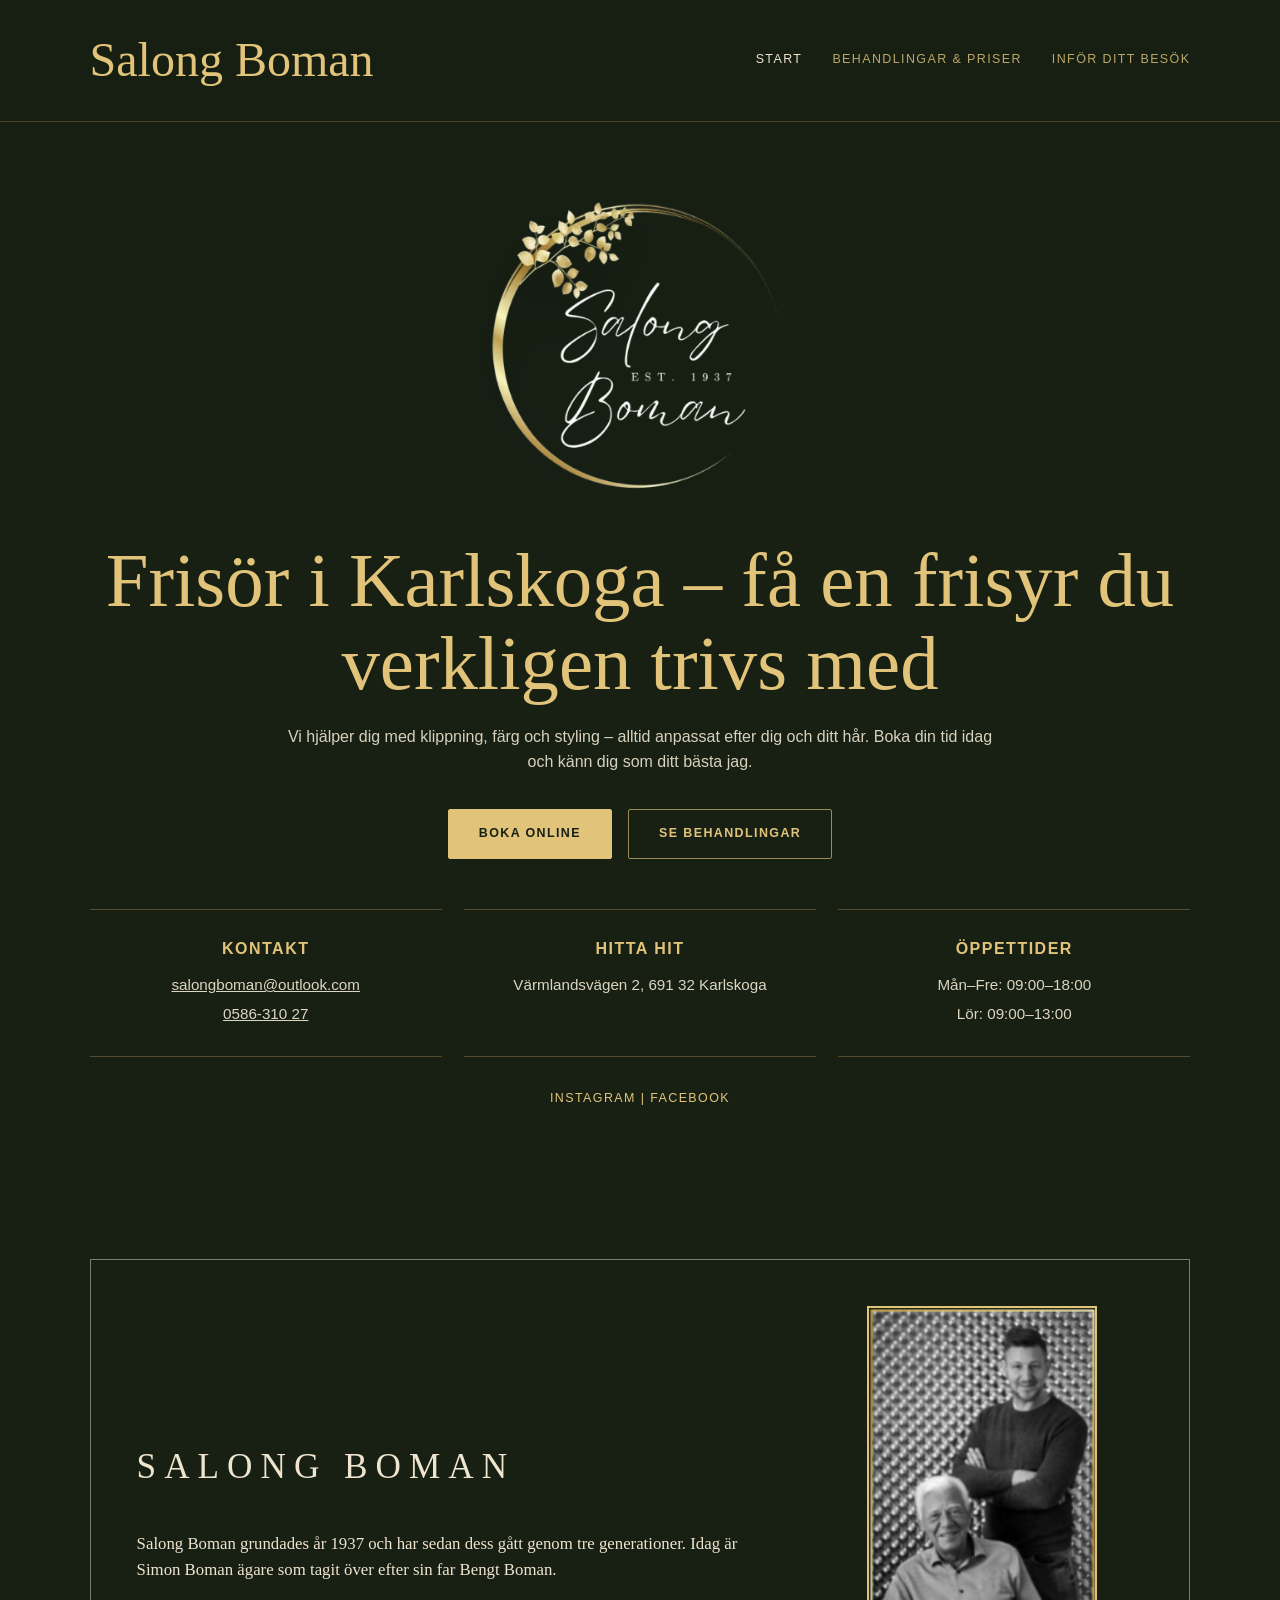
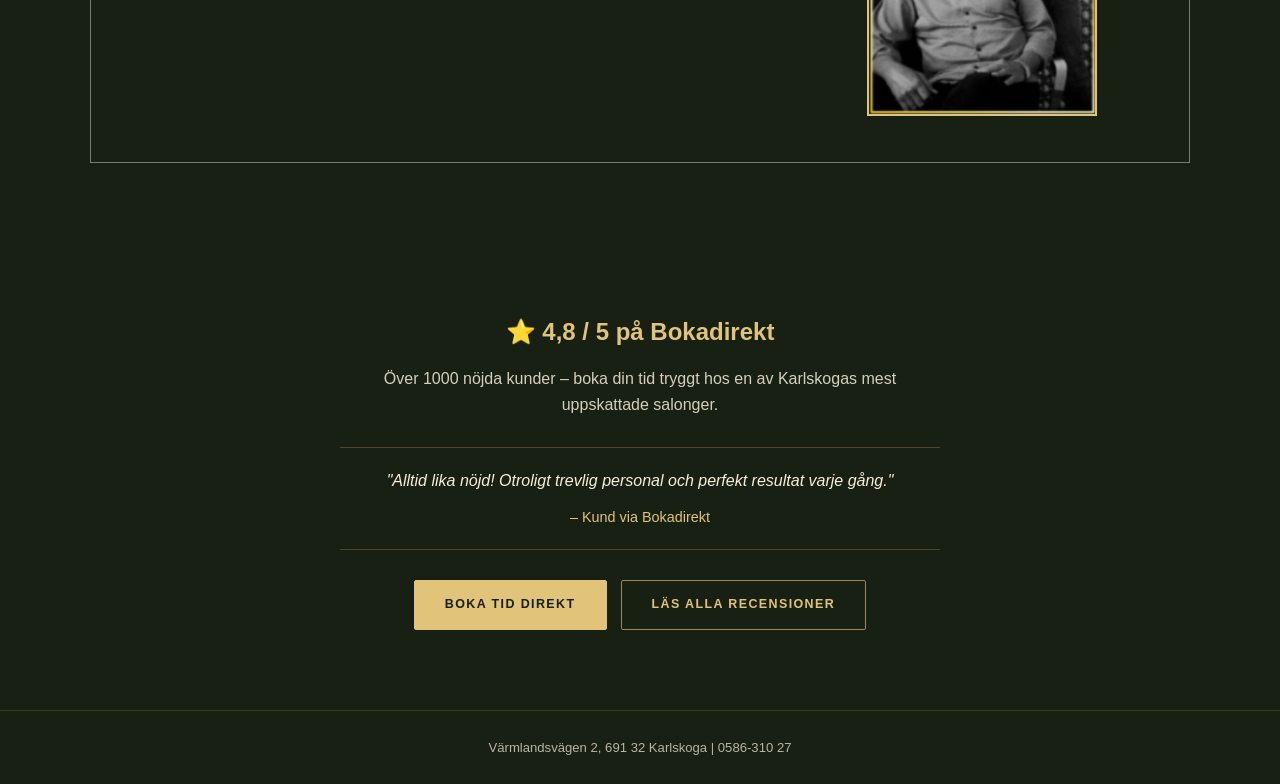
<file: index.html>
<!DOCTYPE html>
<html lang="sv">
<head>
  <meta charset="UTF-8" />
  <meta name="viewport" content="width=device-width, initial-scale=1.0" />
  <title>Salong Boman | Frisör i Karlskoga</title>
  <meta name="description" content="Salong Boman i Karlskoga. Boka klippning, färg, slingor och hårbehandlingar online." />
  <link rel="stylesheet" href="style.css" />
</head>
<body>

  <header class="site-header">
    <a href="index.html" class="logo">Salong Boman</a>

    <button class="menu-toggle" id="menuToggle" aria-label="Öppna meny" aria-expanded="false">
      ☰
    </button>

    <nav class="nav" id="nav">
      <a href="index.html" class="active">Start</a>
      <a href="behandlingar.html">Behandlingar & Priser</a>
      <a href="infor-ditt-besok.html">Inför ditt besök</a>
    </nav>
  </header>

  <main>
    <section class="hero">
      <div class="hero-inner">
        <img src="logo.png" alt="Salong Boman logotyp" class="hero-logo" />

        <h1 id="heroTitle">Frisör i Karlskoga – få en frisyr du verkligen trivs med</h1>

<p class="hero-text" id="heroText">
Vi hjälper dig med klippning, färg och styling – alltid anpassat efter dig och ditt hår.
Boka din tid idag och känn dig som ditt bästa jag.
</p>

        <div class="hero-actions">
          <a class="book-btn" href="https://www.bokadirekt.se/places/salong-boman-44894" target="_blank" rel="noopener">
            Boka online
          </a>
          <a class="secondary-btn" href="behandlingar.html">
            Se behandlingar
          </a>
        </div>

        <div class="info-grid">
          <div class="info-box">
            <h2>Kontakt</h2>
            <p><a id="siteEmail" href="mailto:salongboman@outlook.com">salongboman@outlook.com</a></p>
            <p><a id="sitePhone" href="tel:058631027">0586-310 27</a></p>
          </div>

          <div class="info-box">
            <h2>Hitta hit</h2>
            <p id="siteAddress">Värmlandsvägen 2, 691 32 Karlskoga</p>
          </div>

          <div class="info-box">
            <h2>Öppettider</h2>
            <p>Mån–Fre: 09:00–18:00</p>
            <p>Lör: 09:00–13:00</p>
          </div>
        </div>

        <div class="social-links">
          <a href="https://www.instagram.com" target="_blank" rel="noopener">Instagram</a>
          <span>|</span>
          <a href="https://www.facebook.com" target="_blank" rel="noopener">Facebook</a>
        </div>
      </div>
    </section>

    <section class="about-salon">
  <div class="about-box">
    <div class="about-text">
      <h2>Salong Boman</h2>
      <p>
        Salong Boman grundades år 1937 och har sedan dess gått genom tre generationer.
        Idag är Simon Boman ägare som tagit över efter sin far Bengt Boman.
      </p>
    </div>

    <div class="about-image">
      <img src="bomanoriginal.png" alt="Simon och Bengt Boman">
    </div>
  </div>
</section>

<section class="reviews">
  <div class="reviews-inner">

    <h2>⭐ 4,8 / 5 på Bokadirekt</h2>

    <p class="reviews-sub">
      Över 1000 nöjda kunder – boka din tid tryggt hos en av Karlskogas mest uppskattade salonger.
    </p>

    <div class="reviews-highlight">
      <p>"Alltid lika nöjd! Otroligt trevlig personal och perfekt resultat varje gång."</p>
      <span>– Kund via Bokadirekt</span>
    </div>

    <div class="reviews-actions">
  <a 
    href="https://www.bokadirekt.se/places/salong-boman-44894" 
    target="_blank" 
    class="book-btn"
  >
    Boka tid direkt
  </a>

  <a 
    href="https://www.bokadirekt.se/places/salong-boman-44894"
    target="_blank" 
    class="secondary-btn"
  >
    Läs alla recensioner
  </a>
</div>

  </div>
</section>
    
  </main>

  <a class="sticky-book" href="https://www.bokadirekt.se/places/salong-boman-44894">
    Boka tid
  </a>

  <footer>
    <p>Värmlandsvägen 2, Karlskoga | 0586-310 27</p>
  </footer>
<a href="#" class="scroll-top" aria-label="Till toppen">↑</a>
  <script src="script.js"></script>
</body>
</html>
</file>
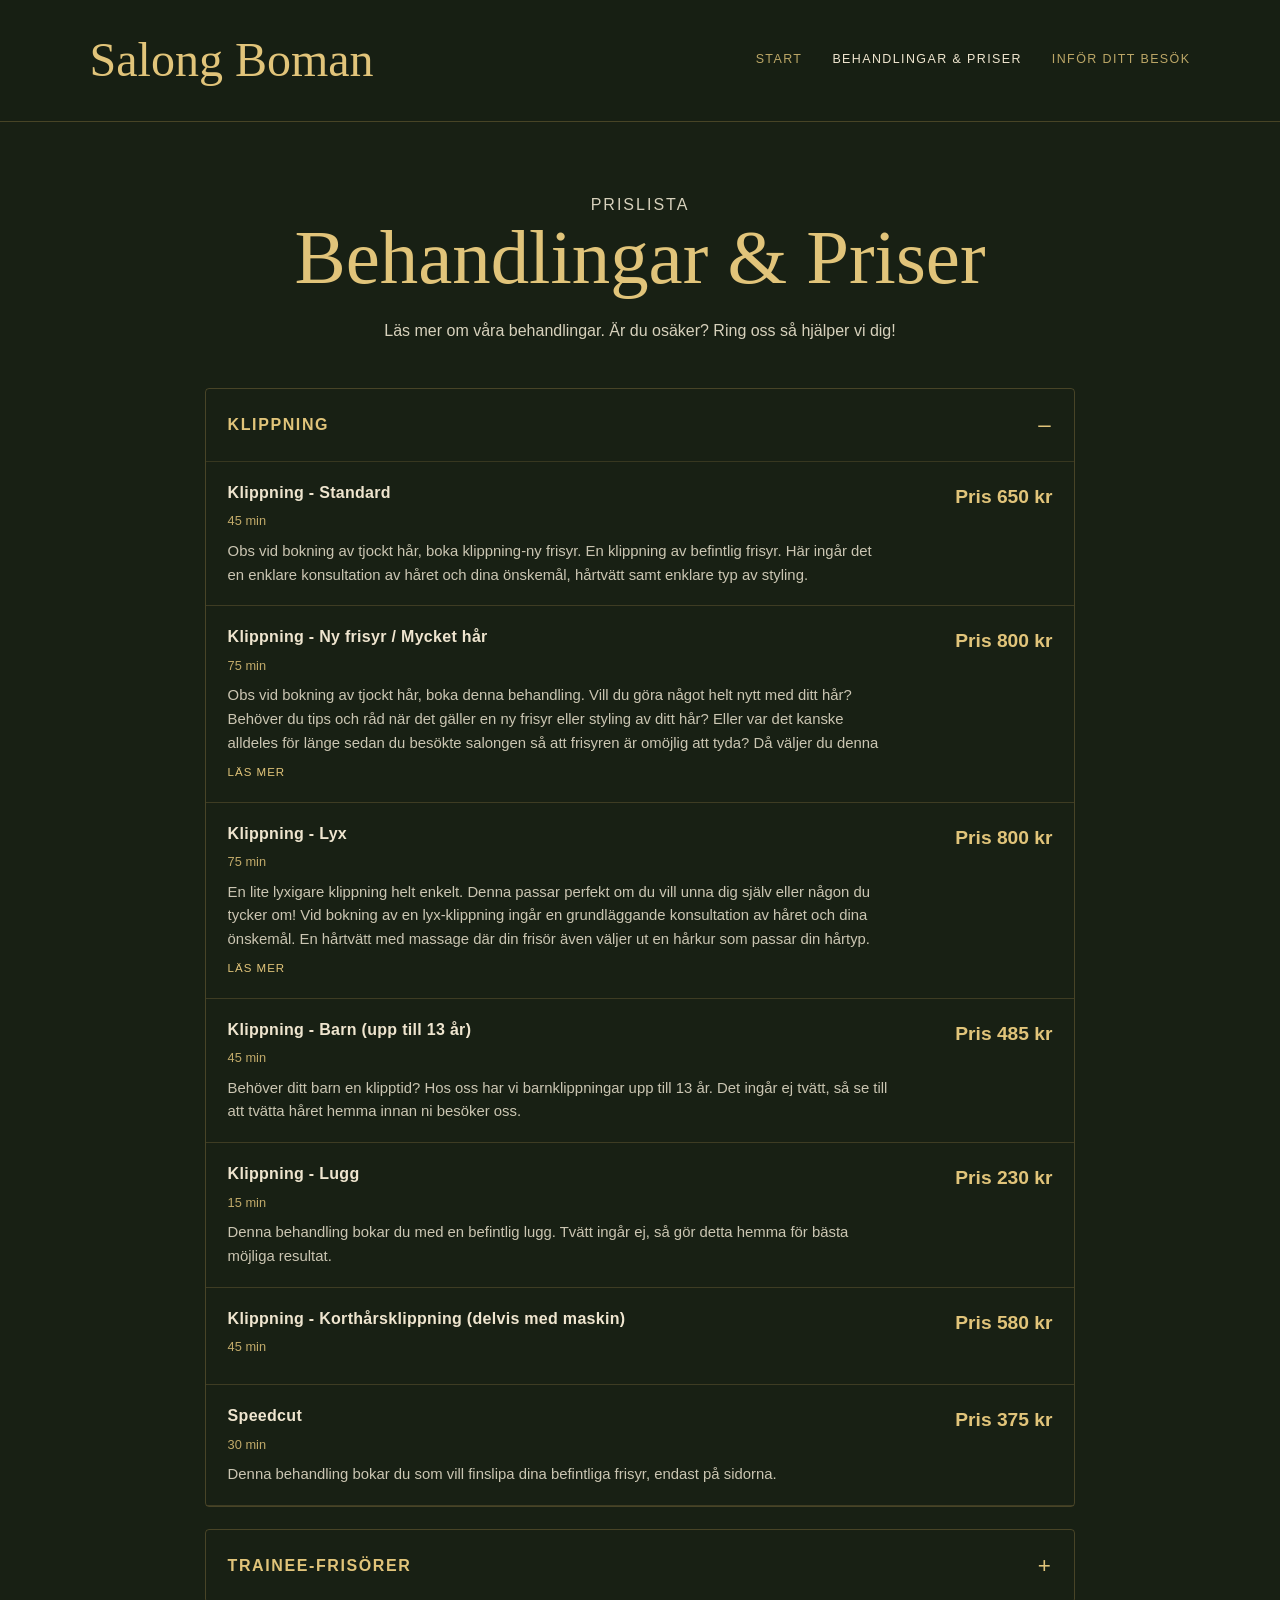
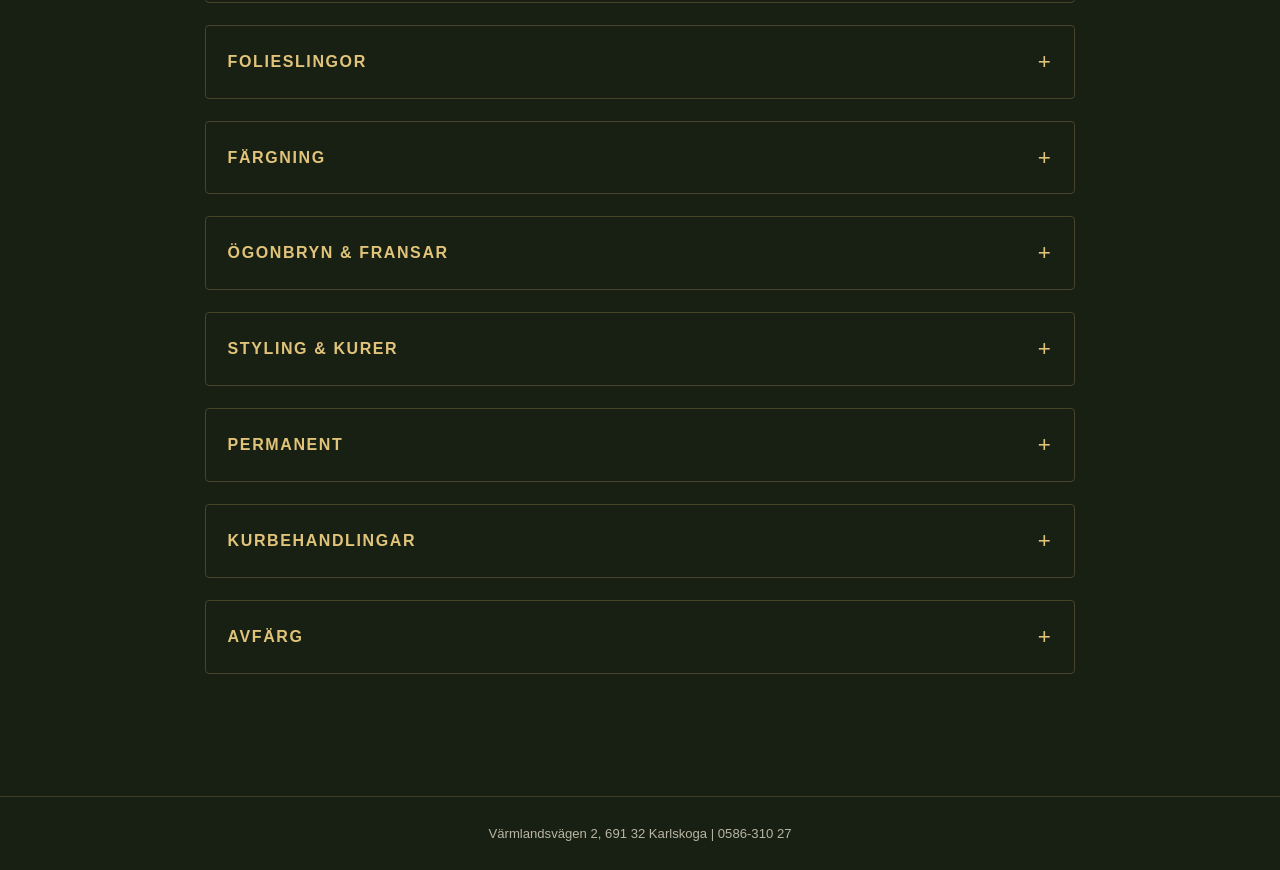
<file: behandlingar.html>
<!DOCTYPE html>
<html lang="sv">
<head>
  <meta charset="UTF-8" />
  <meta name="viewport" content="width=device-width, initial-scale=1.0" />
  <title>Behandlingar & Priser | Salong Boman</title>
  <meta name="description" content="Se behandlingar och priser hos Salong Boman i Karlskoga." />
  <link rel="stylesheet" href="style.css" />
</head>

<body>

<header class="site-header">
  <a href="index.html" class="logo">Salong Boman</a>

  <button class="menu-toggle" id="menuToggle" aria-label="Öppna meny" aria-expanded="false">
    ☰
  </button>

  <nav class="nav" id="nav">
    <a href="index.html">Start</a>
    <a href="behandlingar.html" class="active">Behandlingar & Priser</a>
    <a href="infor-ditt-besok.html">Inför ditt besök</a>
  </nav>
</header>

<main class="page treatments-page">

  <section class="page-intro">
    <p class="eyebrow">Prislista</p>
    <h1>Behandlingar & Priser</h1>
    <p>Läs mer om våra behandlingar. Är du osäker? Ring oss så hjälper vi dig!</p>
  </section>

  <div id="treatmentsContainer"></div>

</main>

<a class="sticky-book" href="https://www.bokadirekt.se/places/salong-boman-44894" target="_blank" rel="noopener">
  Boka tid
</a>

<footer>
  <p>Värmlandsvägen 2, Karlskoga | 0586-310 27</p>
</footer>

<a href="#" class="scroll-top" aria-label="Till toppen">↑</a>

<script src="script.js"></script>

</body>
</html>
</file>
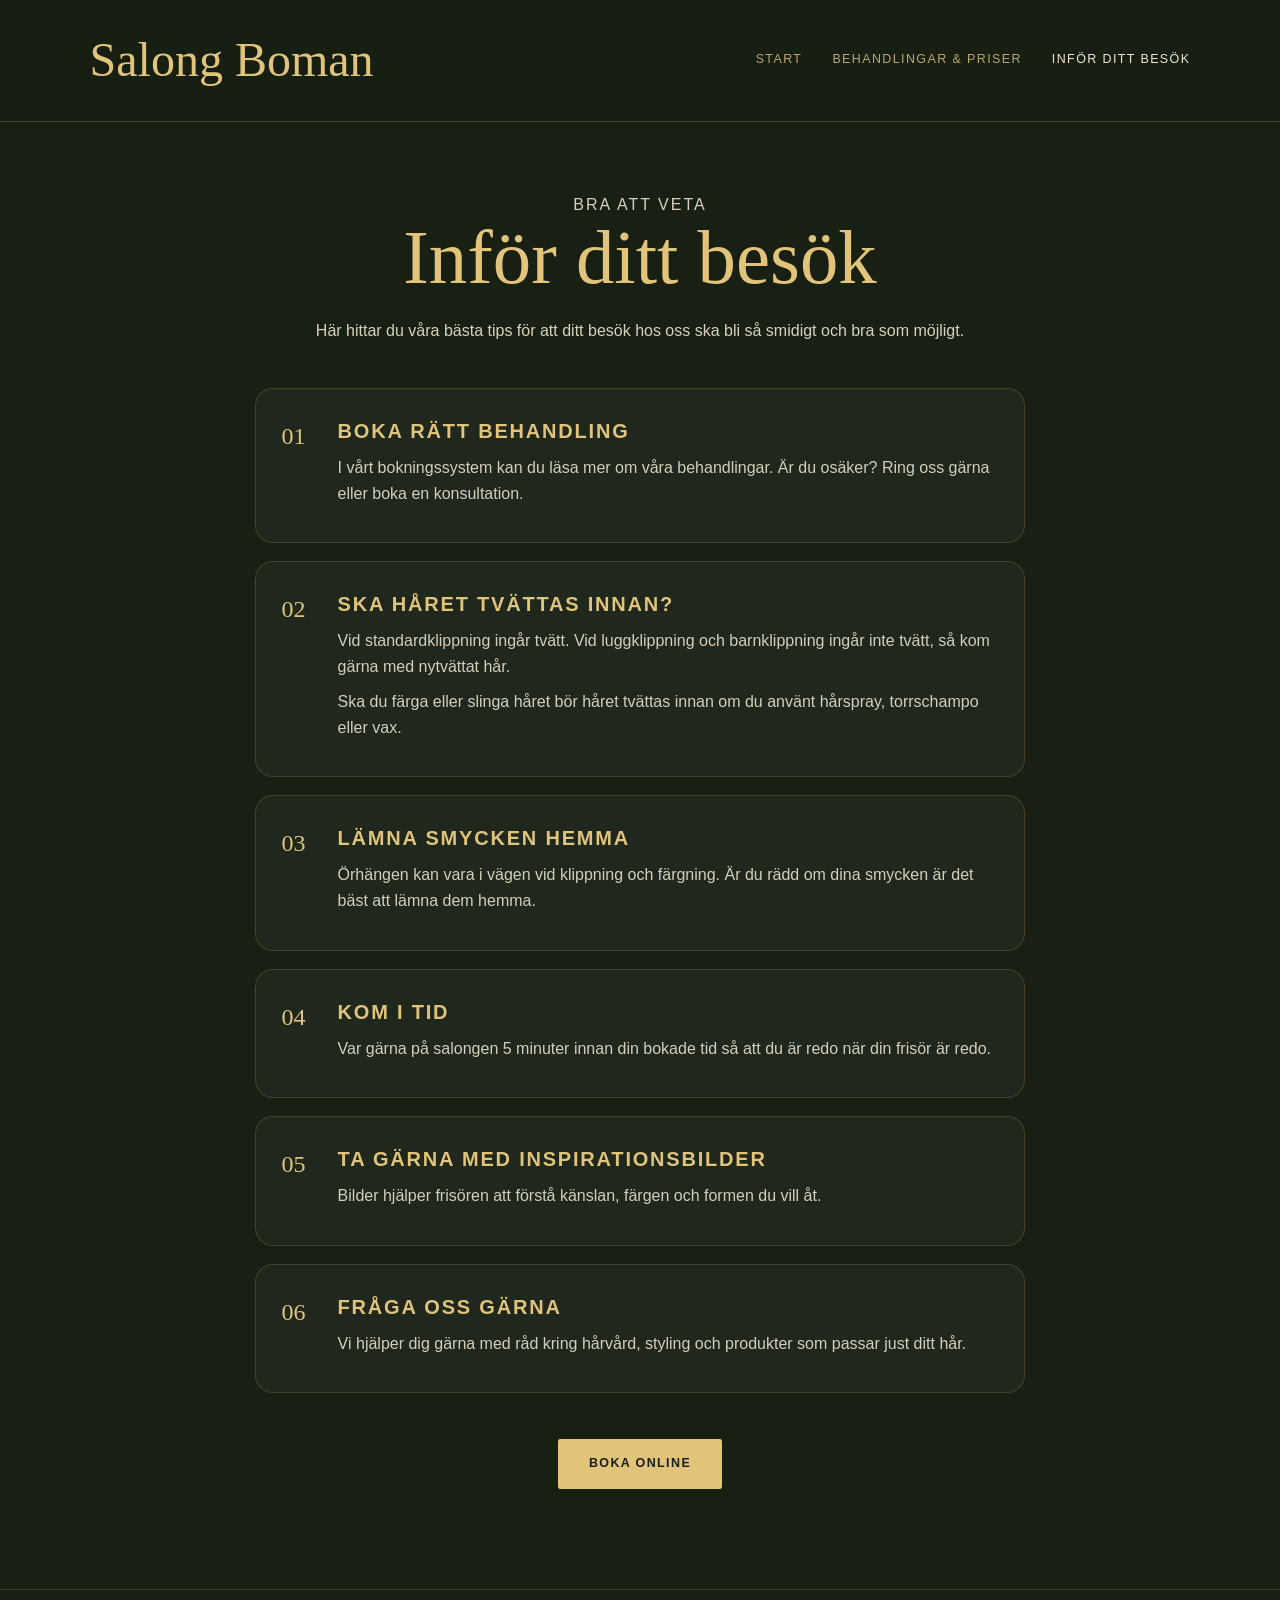
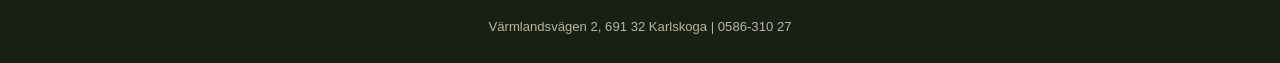
<file: infor-ditt-besok.html>
<!DOCTYPE html>
<html lang="sv">
<head>
  <meta charset="UTF-8" />
  <meta name="viewport" content="width=device-width, initial-scale=1.0" />
  <title>Inför ditt besök | Salong Boman</title>
  <meta name="description" content="Tips inför ditt besök hos Salong Boman i Karlskoga." />
  <link rel="stylesheet" href="style.css" />
</head>
<body>

  <header class="site-header">
    <a href="index.html" class="logo">Salong Boman</a>

    <button class="menu-toggle" id="menuToggle" aria-label="Öppna meny" aria-expanded="false">
      ☰
    </button>

    <nav class="nav" id="nav">
      <a href="index.html">Start</a>
      <a href="behandlingar.html">Behandlingar & Priser</a>
      <a href="infor-ditt-besok.html" class="active">Inför ditt besök</a>
    </nav>
  </header>

  <main class="page visit-page">
    <section class="page-intro">
      <p class="eyebrow">Bra att veta</p>
      <h1>Inför ditt besök</h1>
      <p>
        Här hittar du våra bästa tips för att ditt besök hos oss ska bli så smidigt
        och bra som möjligt.
      </p>
    </section>

    <div class="visit-list">
      <section class="visit-section">
        <span>01</span>
        <h2>Boka rätt behandling</h2>
        <p>
          I vårt bokningssystem kan du läsa mer om våra behandlingar. Är du osäker?
          Ring oss gärna eller boka en konsultation.
        </p>
      </section>

      <section class="visit-section">
        <span>02</span>
        <h2>Ska håret tvättas innan?</h2>
        <p>
          Vid standardklippning ingår tvätt. Vid luggklippning och barnklippning
          ingår inte tvätt, så kom gärna med nytvättat hår.
        </p>
        <p>
          Ska du färga eller slinga håret bör håret tvättas innan om du använt
          hårspray, torrschampo eller vax.
        </p>
      </section>

      <section class="visit-section">
        <span>03</span>
        <h2>Lämna smycken hemma</h2>
        <p>
          Örhängen kan vara i vägen vid klippning och färgning. Är du rädd om dina
          smycken är det bäst att lämna dem hemma.
        </p>
      </section>

      <section class="visit-section">
        <span>04</span>
        <h2>Kom i tid</h2>
        <p>
          Var gärna på salongen 5 minuter innan din bokade tid så att du är redo
          när din frisör är redo.
        </p>
      </section>

      <section class="visit-section">
        <span>05</span>
        <h2>Ta gärna med inspirationsbilder</h2>
        <p>
          Bilder hjälper frisören att förstå känslan, färgen och formen du vill åt.
        </p>
      </section>

      <section class="visit-section">
        <span>06</span>
        <h2>Fråga oss gärna</h2>
        <p>
          Vi hjälper dig gärna med råd kring hårvård, styling och produkter som
          passar just ditt hår.
        </p>
      </section>
    </div>

    <a class="book-btn bottom-btn" href="https://www.bokadirekt.se" target="_blank" rel="noopener">
      Boka online
    </a>
  </main>

  <a class="sticky-book" href="https://www.bokadirekt.se" target="_blank" rel="noopener">
    Boka tid
  </a>

  <footer>
    <p>Värmlandsvägen 2, Karlskoga | 0586-310 27</p>
  </footer>
<a href="#" class="scroll-top" aria-label="Till toppen">↑</a>
  <script src="script.js"></script>
</body>
</html>
</file>
<file: style.css>
:root {
  --green-dark: #182014;
  --green: #252d20;
  --green-light: #3d4934;
  --gold: #c6a15b;
  --gold-light: #e1c47a;
  --cream: #efe5cf;
  --text-light: #f7efd9;
  --white-soft: #fffaf0;

  --radius: 18px;
  --shadow: 0 18px 45px rgba(0, 0, 0, 0.28);
}

/* ===== RESET ===== */

* {
  margin: 0;
  padding: 0;
  box-sizing: border-box;
}

html {
  scroll-behavior: smooth;
}

body {
  min-height: 100vh;
  background: var(--green-dark);
  color: var(--text-light);
  font-family: Arial, Helvetica, sans-serif;
  line-height: 1.6;
}

a {
  color: inherit;
}

/* ===== HEADER ===== */

.site-header {
  position: sticky;
  top: 0;
  z-index: 20;

  width: 100%;
  padding: 22px 7%;

  display: flex;
  align-items: center;
  justify-content: space-between;
  gap: 28px;

  background: rgba(24, 32, 20, 0.95);
  backdrop-filter: blur(12px);
  border-bottom: 1px solid rgba(198, 161, 91, 0.28);
}

.logo {
  color: var(--gold-light);
  font-family: Georgia, "Times New Roman", serif;
  font-size: clamp(1.8rem, 4vw, 3rem);
  text-decoration: none;
  white-space: nowrap;
}

.nav {
  display: flex;
  align-items: center;
  gap: 30px;

  text-transform: uppercase;
  font-size: 0.78rem;
  letter-spacing: 1.4px;
}

.nav a {
  color: rgba(225, 196, 122, 0.82);
  text-decoration: none;
  transition: color 0.2s ease;
}

.nav a:hover,
.nav a.active {
  color: var(--cream);
}

.menu-toggle {
  display: none;
  padding: 7px 12px;

  background: transparent;
  color: var(--gold-light);
  border: 1px solid rgba(198, 161, 91, 0.55);
  border-radius: 10px;

  font-size: 1.3rem;
  cursor: pointer;
}

/* ===== HERO ===== */

.hero {
  min-height: calc(100vh - 88px);
  padding: 80px 7%;

  display: flex;
  align-items: center;
  justify-content: center;
}

.hero-inner {
  width: min(1120px, 100%);
  text-align: center;
}

.hero-logo {
  width: min(360px, 82%);
  margin-bottom: 36px;
  filter: drop-shadow(0 20px 30px rgba(0, 0, 0, 0.35));
}

.hero h1,
.page h1 {
  margin-bottom: 18px;

  color: var(--gold-light);
  font-family: Georgia, "Times New Roman", serif;
  font-size: clamp(2.3rem, 6vw, 5rem);
  font-weight: 400;
  line-height: 1.08;
}

.hero-text,
.page-intro p {
  max-width: 720px;
  margin: 0 auto;

  color: rgba(247, 239, 217, 0.86);
  font-size: 1rem;
}

.hero-actions {
  margin: 34px 0 50px;

  display: flex;
  justify-content: center;
  gap: 16px;
  flex-wrap: wrap;
}

/* ===== BUTTONS ===== */

.book-btn,
.secondary-btn,
.filter-btn,
.sticky-book {
  display: inline-flex;
  align-items: center;
  justify-content: center;

  position: relative;
  z-index: 1;
  overflow: hidden;

  border-radius: 2px;
  text-decoration: none;
  text-transform: uppercase;
  letter-spacing: 1.4px;
  font-size: 0.78rem;
  font-weight: 700;

  transition: background 0.2s ease, color 0.2s ease, border-color 0.2s ease;
}

.book-btn,
.secondary-btn {
  min-height: 48px;
  padding: 14px 30px;
}

.book-btn {
  background: var(--gold-light);
  color: var(--green-dark);
  border: 1px solid var(--gold-light);
}

.secondary-btn {
  color: var(--gold-light);
  border: 1px solid rgba(225, 196, 122, 0.65);
}

.secondary-btn:hover {
  background: rgba(225, 196, 122, 0.12);
}

/* ===== INFO GRID ===== */

.info-grid {
  display: grid;
  grid-template-columns: repeat(3, 1fr);
  gap: 22px;
  margin-top: 20px;
}

.info-box {
  padding: 26px 18px;

  background: transparent;
  border-top: 1px solid rgba(198, 161, 91, 0.35);
  border-bottom: 1px solid rgba(198, 161, 91, 0.35);
}

.info-box h2 {
  margin-bottom: 12px;

  color: var(--gold-light);
  text-transform: uppercase;
  font-size: 1rem;
  letter-spacing: 1.5px;
}

.info-box p {
  margin-bottom: 4px;
  color: rgba(247, 239, 217, 0.88);
  font-size: 0.95rem;
}

/* ===== SOCIAL ===== */

.social-links {
  margin-top: 32px;

  color: var(--gold-light);
  text-transform: uppercase;
  font-size: 0.78rem;
  letter-spacing: 1.4px;
}

.social-links a {
  text-decoration: none;
}

.social-links a:hover {
  color: var(--cream);
}

/* ===== PAGES ===== */

.page {
  width: min(1050px, 100%);
  margin: 0 auto;
  padding: 70px 7% 100px;
}

.page-intro {
  text-align: center;
  margin-bottom: 44px;
}

.eyebrow {
  margin-bottom: 10px;

  color: var(--gold-light);
  text-transform: uppercase;
  letter-spacing: 2px;
  font-size: 0.76rem;
}

/* ===== FILTERS ===== */

.filter-buttons {
  display: none !important;
}

.filter-btn {
  padding: 10px 18px;

  background: rgba(255, 255, 255, 0.035);
  color: var(--gold-light);
  border: 1px solid rgba(198, 161, 91, 0.35);

  cursor: pointer;
  white-space: nowrap;
  letter-spacing: 1px;
  font-size: 0.74rem;
}

.filter-btn:hover,
.filter-btn.active {
  background: var(--gold-light);
  color: var(--green-dark);
}

/* ===== CATEGORY ACCORDION ===== */

.category {
  margin-bottom: 22px;

  background: transparent;
  border: 1px solid rgba(198, 161, 91, 0.28);
  border-radius: 4px;
  overflow: hidden;

  animation: fadeUp 0.35s ease both;
  transition: background 0.2s ease, border-color 0.2s ease;
}

.category:hover {
  border-color: rgba(225, 196, 122, 0.5);
  background: rgba(255, 255, 255, 0.015);
}

.category h2 {
  margin: 0;
  padding: 18px 22px;

  display: flex;
  justify-content: space-between;
  align-items: center;

  color: var(--gold-light);
  border-bottom: 1px solid rgba(198, 161, 91, 0.18);

  cursor: pointer;
  text-transform: uppercase;
  letter-spacing: 1.6px;
  font-size: 1rem;
}

.category h2::after {
  content: "+";
  color: var(--gold-light);
  font-size: 1.4rem;
  font-weight: 300;
}

.category.open h2::after {
  content: "–";
}

.category.collapsed h2 {
  border-bottom: none;
}

.category.collapsed .treatment {
  display: none;
}

.category-count {
  display: none;
}

.category-note,
.category > p {
  margin-bottom: 20px;
  color: rgba(247, 239, 217, 0.82);
}

/* ===== TREATMENTS ===== */

.treatment {
  display: flex;
  justify-content: space-between;
  gap: 24px;

  padding: 18px 22px;

  background: transparent;
  border-bottom: 1px solid rgba(198, 161, 91, 0.22);

  transition: background 0.2s ease, border-color 0.2s ease;
}

.treatment:hover {
  background: rgba(255, 255, 255, 0.018);
  border-color: rgba(225, 196, 122, 0.35);
}

.treatment > div {
  flex: 1;
}

.treatment h3 {
  margin-bottom: 6px;

  color: var(--cream);
  font-size: 1rem;
  letter-spacing: 0.3px;
}

.treatment p {
  max-width: 660px;
  color: rgba(247, 239, 217, 0.8);
  font-size: 0.93rem;
}

.treatment strong {
  min-width: 130px;
  padding-top: 2px;

  color: var(--gold-light);
  font-size: 1.2rem;
  white-space: nowrap;
  text-align: right;
}

.treatment-meta {
  display: block;
  margin-bottom: 8px;

  color: var(--gold-light);
  font-size: 0.8rem;
  opacity: 0.85;
}

.treatment-description.collapsed {
  max-height: 4.8em;
  overflow: hidden;
}

.treatment-price {
  min-width: 130px;
  text-align: right;
}

/* ===== READ MORE ===== */

.read-more-btn {
  display: inline-block;
  margin-top: 10px;
  padding: 0;

  background: transparent;
  color: var(--gold-light);
  border: none;

  cursor: pointer;
  text-transform: uppercase;
  letter-spacing: 1px;
  font-size: 0.72rem;
}

.read-more-btn:hover {
  color: var(--cream);
}

/* ===== BADGE ===== */

.badge {
  display: inline-block;
  margin-bottom: 8px;
  padding: 4px 9px;

  background: rgba(225, 196, 122, 0.15);
  color: var(--gold-light);
  border-radius: 999px;

  text-transform: uppercase;
  letter-spacing: 1px;
  font-size: 0.68rem;
}

/* ===== CONTACT ===== */

.contact-card {
  padding: 30px;

  background: rgba(255, 255, 255, 0.035);
  border: 1px solid rgba(198, 161, 91, 0.22);
  border-radius: var(--radius);

  text-align: center;
}

.bottom-btn {
  display: table;
  margin: 46px auto 0;
}

/* ===== VISIT PAGE ===== */

.visit-page {
  max-width: 950px;
}

.visit-list {
  display: grid;
  gap: 18px;
}

.visit-section {
  position: relative;
  padding: 26px 26px 26px 82px;

  background: rgba(255, 255, 255, 0.035);
  border: 1px solid rgba(198, 161, 91, 0.22);
  border-radius: var(--radius);

  animation: fadeUp 0.6s ease both;
}

.visit-section:hover {
  transform: translateY(-4px);
  border-color: rgba(225, 196, 122, 0.45);
  transition: transform 0.25s ease, border-color 0.25s ease;
}

.visit-section span {
  position: absolute;
  left: 26px;
  top: 28px;

  color: var(--gold-light);
  font-family: Georgia, "Times New Roman", serif;
  font-size: 1.5rem;
}

.visit-section h2 {
  margin-bottom: 8px;

  color: var(--gold-light);
  text-align: left;
  text-transform: uppercase;
  letter-spacing: 1.8px;
  font-size: 1.25rem;
}

.visit-section p {
  margin-bottom: 10px;
  color: rgba(247, 239, 217, 0.84);
}

/* ===== REVIEWS ===== */

.reviews {
  padding: 80px 7%;
  text-align: center;
}

.reviews h2 {
  margin-bottom: 15px;
  color: var(--gold-light);
}

.reviews-sub {
  max-width: 600px;
  margin: 0 auto 30px;
  color: rgba(247, 239, 217, 0.85);
}

.reviews-highlight {
  max-width: 600px;
  margin: 30px auto;
  padding: 20px;

  border-top: 1px solid rgba(198, 161, 91, 0.3);
  border-bottom: 1px solid rgba(198, 161, 91, 0.3);
}

.reviews-highlight p {
  margin-bottom: 10px;
  font-style: italic;
}

.reviews-highlight span {
  color: var(--gold-light);
  font-size: 0.9rem;
}

.reviews-actions {
  display: flex;
  justify-content: center;
  gap: 14px;
  flex-wrap: wrap;
  margin-top: 24px;
}

.reviews .book-btn {
  margin-top: 20px;
}

.reviews .secondary-btn {
  display: inline-block;
  margin-top: 10px;
}

/* ===== ABOUT ===== */

.about-salon {
  padding: 70px 7%;
}

.about-box {
  max-width: 1120px;
  margin: 0 auto;
  padding: 46px;

  display: grid;
  grid-template-columns: 1.6fr 0.8fr;
  gap: 40px;
  align-items: center;

  border: 1px solid rgba(247, 239, 217, 0.45);
  animation: fadeUp 0.6s ease both;
}

.about-box:hover {
  transform: translateY(-4px);
  border-color: rgba(225, 196, 122, 0.45);
  transition: transform 0.25s ease, border-color 0.25s ease;
}

.about-text h2 {
  margin-bottom: 36px;

  color: var(--cream);
  font-family: Georgia, "Times New Roman", serif;
  text-transform: uppercase;
  letter-spacing: 8px;
  font-size: clamp(1.6rem, 4vw, 2.2rem);
  font-weight: 400;
}

.about-text p {
  max-width: 620px;

  color: var(--cream);
  font-family: Georgia, "Times New Roman", serif;
  font-size: 1.05rem;
  line-height: 1.55;
}

.about-image {
  display: flex;
  justify-content: center;
}

.about-image img {
  display: block;
  width: min(230px, 100%);
  border: 2px solid var(--gold-light);
}

/* ===== STICKY BOOKING ===== */

.sticky-book {
  position: fixed;
  left: 22px;
  right: auto;
  bottom: 22px;
  z-index: 30;

  padding: 13px 20px;

  background: var(--gold-light);
  color: var(--green-dark);
  box-shadow: var(--shadow);

  font-size: 0.76rem;
}

/* ===== SCROLL TOP ===== */

.scroll-top {
  position: fixed;
  right: 22px;
  bottom: 22px;
  z-index: 30;

  width: 48px;
  height: 48px;

  display: flex;
  align-items: center;
  justify-content: center;

  background: rgba(24, 32, 20, 0.95);
  color: var(--gold-light);
  border: 1px solid rgba(225, 196, 122, 0.5);
  border-radius: 50%;

  font-size: 1.3rem;
  text-decoration: none;

  backdrop-filter: blur(8px);
  box-shadow: 0 8px 25px rgba(0, 0, 0, 0.35);

  transition: background 0.2s ease, color 0.2s ease, transform 0.2s ease;
}

.scroll-top:hover {
  background: var(--gold-light);
  color: var(--green-dark);
  transform: translateY(-2px);
}

/* ===== FOOTER ===== */

footer {
  padding: 26px 7%;

  text-align: center;
  color: rgba(247, 239, 217, 0.72);
  font-size: 0.82rem;

  border-top: 1px solid rgba(198, 161, 91, 0.22);
}

/* ===== ANIMATIONS ===== */

@keyframes fadeUp {
  from {
    opacity: 0;
    transform: translateY(18px);
  }

  to {
    opacity: 1;
    transform: translateY(0);
  }
}

/* ===== MOBILE ===== */

@media (max-width: 820px) {
  .menu-toggle {
    display: block;
  }

  .nav {
    position: absolute;
    top: 78px;
    left: 7%;
    right: 7%;

    display: none;
    flex-direction: column;
    gap: 0;

    padding: 12px;

    background: rgba(24, 32, 20, 0.98);
    border: 1px solid rgba(198, 161, 91, 0.3);
    border-radius: 18px;
    box-shadow: var(--shadow);
  }

  .nav.active {
    display: flex;
  }

  .nav a {
    padding: 15px;
    border-radius: 12px;
  }

  .hero {
    padding: 55px 7%;
  }

  .hero-logo {
    width: min(300px, 86%);
  }

  .info-grid {
    grid-template-columns: 1fr;
  }

  .page {
    padding-top: 48px;
  }

  .category {
    margin-bottom: 14px;
  }

  .category h2 {
    padding: 16px 18px;
    font-size: 0.95rem;
  }

  .treatment {
    flex-direction: column;
    gap: 12px;
  }

  .treatment strong,
  .treatment-price {
    min-width: auto;
    text-align: left;
  }

  .treatment strong {
    font-size: 1.35rem;
  }

  .visit-section {
    padding: 24px;
  }

  .visit-section span {
    position: static;
    display: block;
    margin-bottom: 8px;
  }

  .about-box {
    grid-template-columns: 1fr;
    padding: 30px 22px;
    text-align: center;
  }

  .about-text h2 {
    margin-bottom: 24px;
    letter-spacing: 5px;
  }

  .about-text p {
    margin: 0 auto;
  }

  .about-image img {
    width: min(260px, 100%);
  }

  .sticky-book {
    right: 18px;
    bottom: 18px;
    width: auto;
    padding: 13px 20px;
  }

  .scroll-top {
    left: 18px;
    right: auto;
    bottom: 18px;
  }

  footer {
    padding-bottom: 86px;
  }
}

@media (max-width: 480px) {
  .logo {
    font-size: 1.6rem;
  }

  .hero-actions {
    flex-direction: column;
  }

  .hero-actions .book-btn,
  .hero-actions .secondary-btn {
    width: 100%;
  }

  .treatments-page {
    padding-left: 5%;
    padding-right: 5%;
  }
}

/* ===== STICKY BOOKING ===== */

.sticky-book {
  position: fixed;
  left: 22px;
  bottom: 22px;
  z-index: 35;

  padding: 13px 22px;

  background: var(--gold-light);
  color: var(--green-dark);
  border: 1px solid var(--gold-light);
  box-shadow: 0 12px 30px rgba(0, 0, 0, 0.35);

  font-size: 0.76rem;

  transform: translateX(-120%);
  opacity: 0;
  pointer-events: none;

  transition: transform 0.35s ease, opacity 0.35s ease, background 0.2s ease;
}

.sticky-book.visible {
  transform: translateX(0);
  opacity: 1;
  pointer-events: auto;
}

/* ===== SCROLL TOP ===== */

.scroll-top {
  position: fixed;
  right: 22px;
  bottom: 22px;
  z-index: 35;

  width: 46px;
  height: 46px;

  display: flex;
  align-items: center;
  justify-content: center;

  background: rgba(24, 32, 20, 0.96);
  color: var(--gold-light);
  border: 1px solid rgba(225, 196, 122, 0.55);
  border-radius: 50%;

  font-size: 1.15rem;
  line-height: 1;
  text-decoration: none;

  box-shadow: 0 12px 30px rgba(0, 0, 0, 0.35);

  opacity: 0;
  transform: translateY(12px);
  pointer-events: none;

  transition: opacity 0.25s ease, transform 0.25s ease, background 0.2s ease, color 0.2s ease;
}

.scroll-top.visible {
  opacity: 1;
  transform: translateY(0);
  pointer-events: auto;
}

.scroll-top:hover {
  background: var(--gold-light);
  color: var(--green-dark);
}

/* Mobil */
@media (max-width: 820px) {
  .sticky-book {
    left: 16px;
    bottom: 16px;
    right: auto;
    width: auto;
    padding: 12px 18px;
  }

  .scroll-top {
    right: 16px;
    bottom: 16px;
    left: auto;
  }
}

.reviews .book-btn,
.reviews .secondary-btn {
  margin-top: 0;
}

.reviews .secondary-btn {
  display: inline-flex;
  align-items: center;
  justify-content: center;
}
</file>
